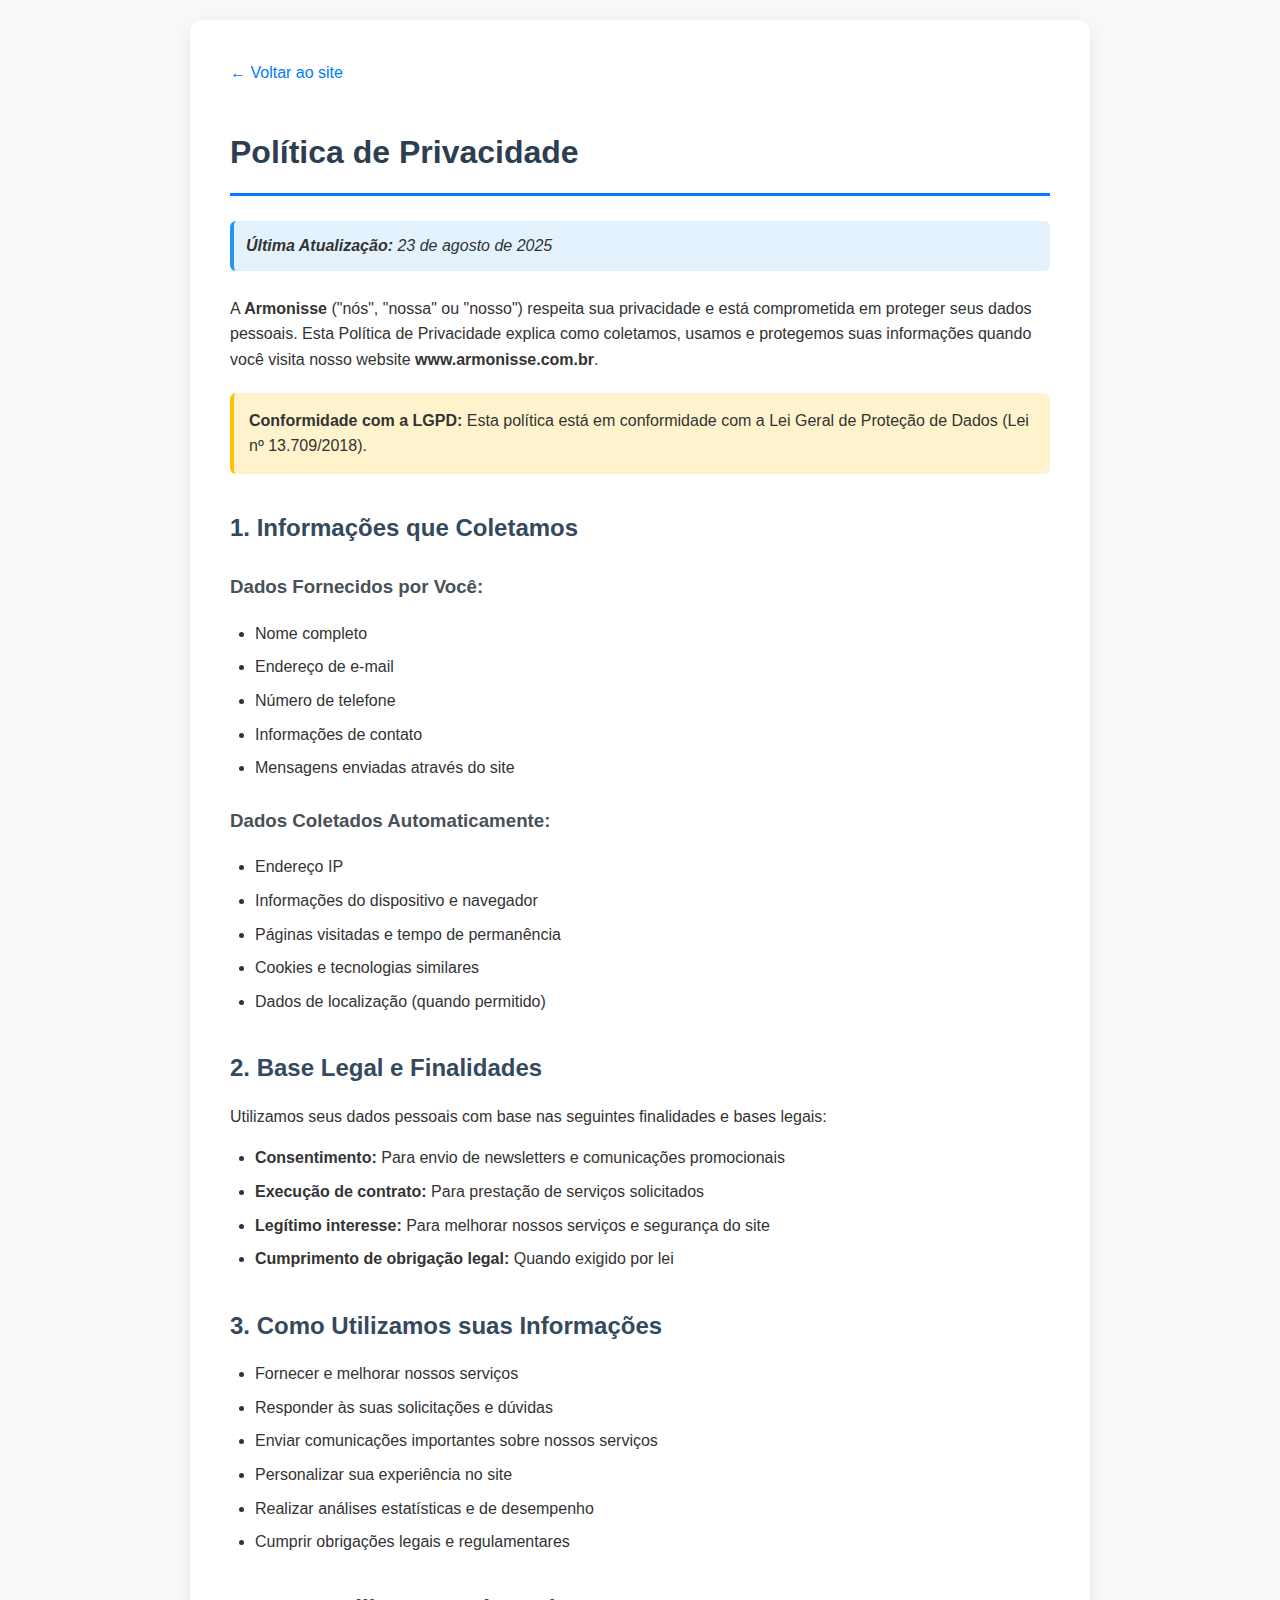
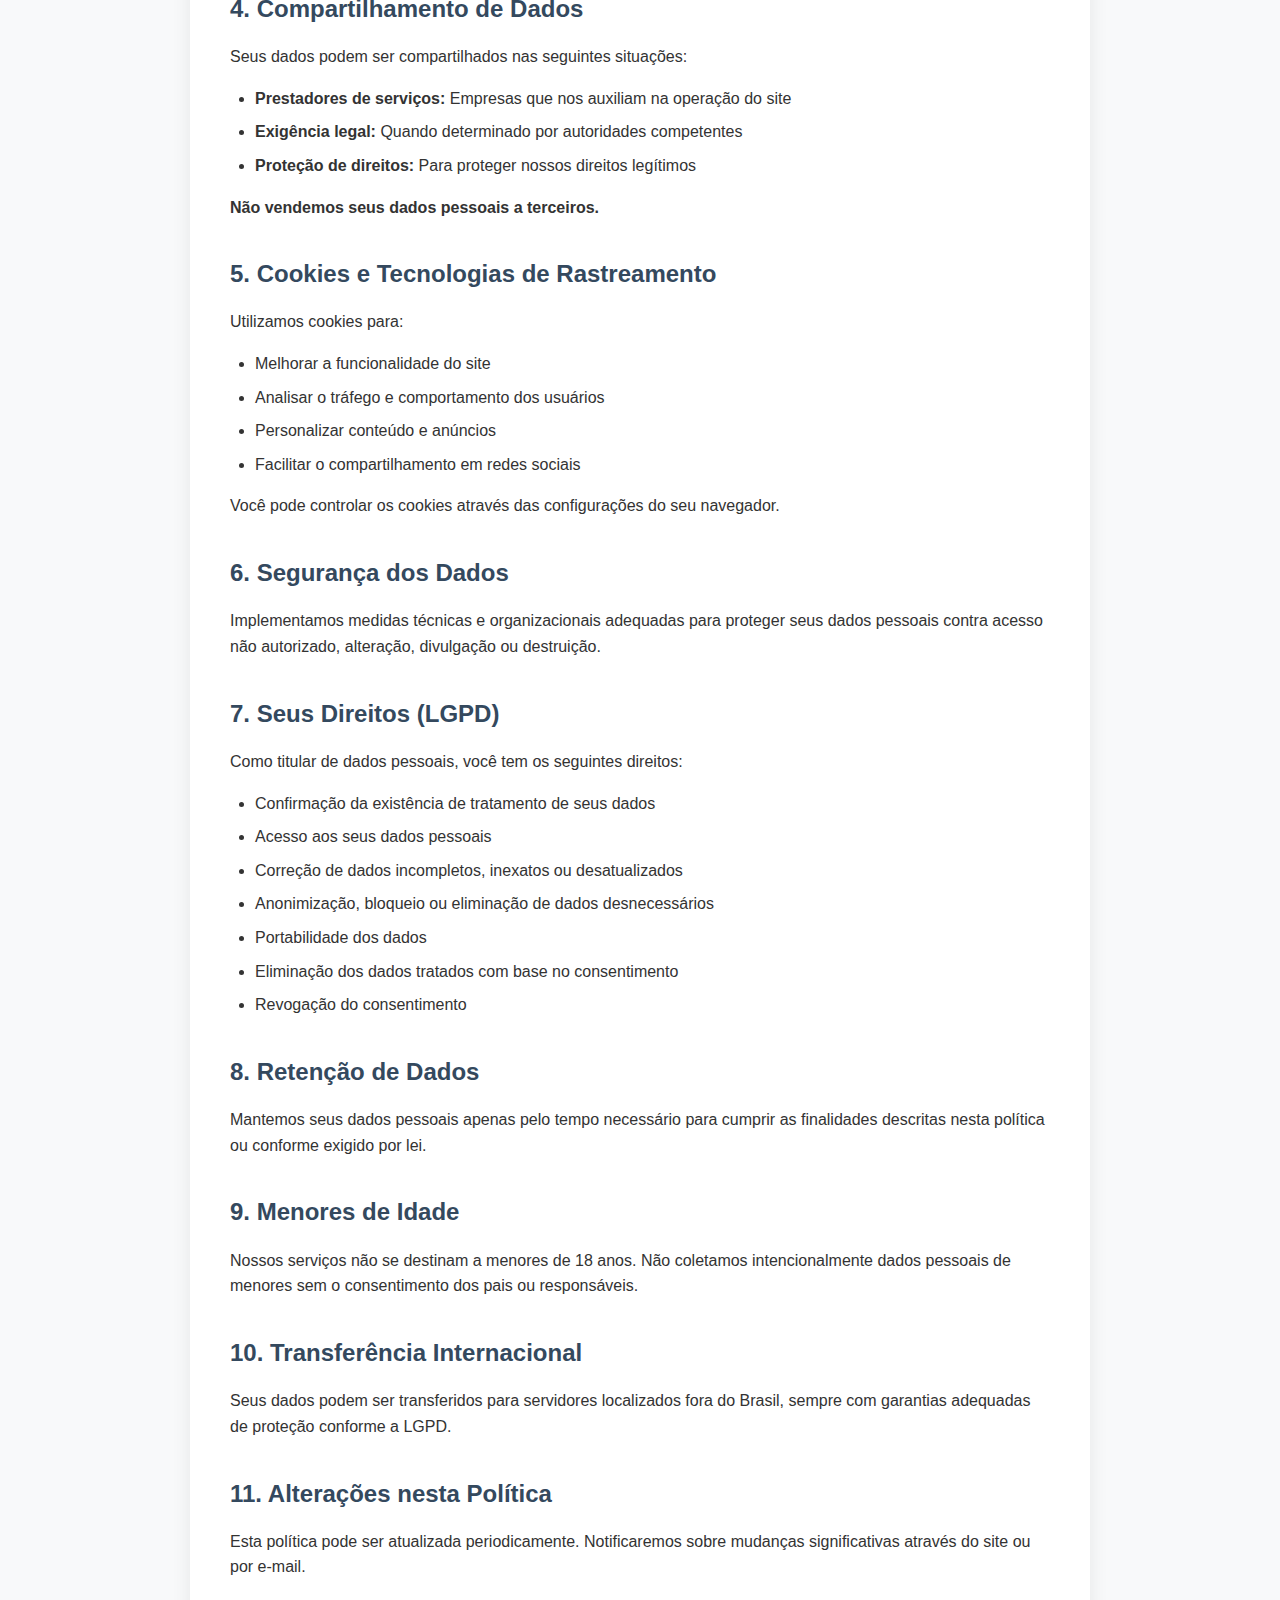
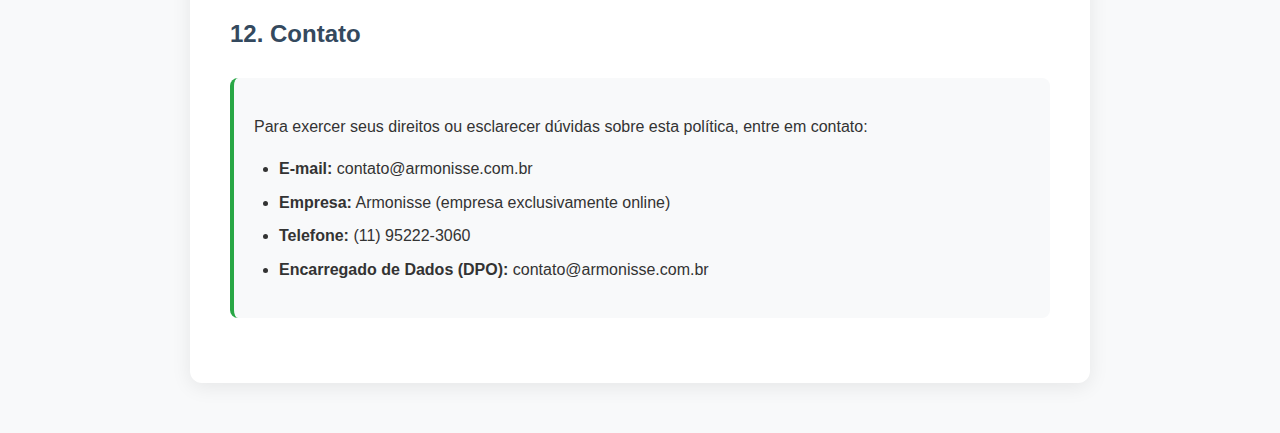
<file: syte/politica-privacidade.html>
<!DOCTYPE html>
<html lang="pt-BR">
<head>
    <meta charset="UTF-8">
    <meta name="viewport" content="width=device-width, initial-scale=1.0">
    <title>Política de Privacidade - Armonisse</title>
    <style>
        body {
            font-family: -apple-system, BlinkMacSystemFont, 'Segoe UI', Roboto, sans-serif;
            line-height: 1.6;
            max-width: 900px;
            margin: 0 auto;
            padding: 20px;
            color: #333;
            background-color: #f8f9fa;
        }
        .legal-container {
            background: white;
            padding: 40px;
            border-radius: 12px;
            box-shadow: 0 4px 20px rgba(0,0,0,0.08);
            margin-bottom: 30px;
        }
        h1 {
            color: #2c3e50;
            border-bottom: 3px solid #007bff;
            padding-bottom: 15px;
            margin-bottom: 25px;
        }
        h2 {
            color: #34495e;
            margin-top: 35px;
            margin-bottom: 15px;
        }
        h3 {
            color: #495057;
            margin-top: 25px;
        }
        .last-updated {
            background: #e3f2fd;
            padding: 12px;
            border-radius: 6px;
            margin-bottom: 25px;
            font-style: italic;
            border-left: 4px solid #2196f3;
        }
        .contact-info {
            background: #f8f9fa;
            padding: 20px;
            border-radius: 8px;
            border-left: 4px solid #28a745;
            margin: 25px 0;
        }
        .highlight {
            background: #fff3cd;
            padding: 15px;
            border-radius: 6px;
            border-left: 4px solid #ffc107;
            margin: 20px 0;
        }
        ul {
            padding-left: 25px;
        }
        li {
            margin-bottom: 8px;
        }
        .back-link {
            display: inline-block;
            margin-bottom: 20px;
            color: #007bff;
            text-decoration: none;
        }
        .back-link:hover {
            text-decoration: underline;
        }
    </style>
</head>
<body>
    <div class="legal-container">
        <a href="index.html" class="back-link">← Voltar ao site</a>
        
        <h1>Política de Privacidade</h1>
        
        <div class="last-updated">
            <strong>Última Atualização:</strong> 23 de agosto de 2025
        </div>

        <p>A <strong>Armonisse</strong> ("nós", "nossa" ou "nosso") respeita sua privacidade e está comprometida em proteger seus dados pessoais. Esta Política de Privacidade explica como coletamos, usamos e protegemos suas informações quando você visita nosso website <strong>www.armonisse.com.br</strong>.</p>

        <div class="highlight">
            <strong>Conformidade com a LGPD:</strong> Esta política está em conformidade com a Lei Geral de Proteção de Dados (Lei nº 13.709/2018).
        </div>

        <h2>1. Informações que Coletamos</h2>
        
        <h3>Dados Fornecidos por Você:</h3>
        <ul>
            <li>Nome completo</li>
            <li>Endereço de e-mail</li>
            <li>Número de telefone</li>
            <li>Informações de contato</li>
            <li>Mensagens enviadas através do site</li>
        </ul>

        <h3>Dados Coletados Automaticamente:</h3>
        <ul>
            <li>Endereço IP</li>
            <li>Informações do dispositivo e navegador</li>
            <li>Páginas visitadas e tempo de permanência</li>
            <li>Cookies e tecnologias similares</li>
            <li>Dados de localização (quando permitido)</li>
        </ul>

        <h2>2. Base Legal e Finalidades</h2>
        <p>Utilizamos seus dados pessoais com base nas seguintes finalidades e bases legais:</p>
        <ul>
            <li><strong>Consentimento:</strong> Para envio de newsletters e comunicações promocionais</li>
            <li><strong>Execução de contrato:</strong> Para prestação de serviços solicitados</li>
            <li><strong>Legítimo interesse:</strong> Para melhorar nossos serviços e segurança do site</li>
            <li><strong>Cumprimento de obrigação legal:</strong> Quando exigido por lei</li>
        </ul>

        <h2>3. Como Utilizamos suas Informações</h2>
        <ul>
            <li>Fornecer e melhorar nossos serviços</li>
            <li>Responder às suas solicitações e dúvidas</li>
            <li>Enviar comunicações importantes sobre nossos serviços</li>
            <li>Personalizar sua experiência no site</li>
            <li>Realizar análises estatísticas e de desempenho</li>
            <li>Cumprir obrigações legais e regulamentares</li>
        </ul>

        <h2>4. Compartilhamento de Dados</h2>
        <p>Seus dados podem ser compartilhados nas seguintes situações:</p>
        <ul>
            <li><strong>Prestadores de serviços:</strong> Empresas que nos auxiliam na operação do site</li>
            <li><strong>Exigência legal:</strong> Quando determinado por autoridades competentes</li>
            <li><strong>Proteção de direitos:</strong> Para proteger nossos direitos legítimos</li>
        </ul>
        <p><strong>Não vendemos seus dados pessoais a terceiros.</strong></p>

        <h2>5. Cookies e Tecnologias de Rastreamento</h2>
        <p>Utilizamos cookies para:</p>
        <ul>
            <li>Melhorar a funcionalidade do site</li>
            <li>Analisar o tráfego e comportamento dos usuários</li>
            <li>Personalizar conteúdo e anúncios</li>
            <li>Facilitar o compartilhamento em redes sociais</li>
        </ul>
        <p>Você pode controlar os cookies através das configurações do seu navegador.</p>

        <h2>6. Segurança dos Dados</h2>
        <p>Implementamos medidas técnicas e organizacionais adequadas para proteger seus dados pessoais contra acesso não autorizado, alteração, divulgação ou destruição.</p>

        <h2>7. Seus Direitos (LGPD)</h2>
        <p>Como titular de dados pessoais, você tem os seguintes direitos:</p>
        <ul>
            <li>Confirmação da existência de tratamento de seus dados</li>
            <li>Acesso aos seus dados pessoais</li>
            <li>Correção de dados incompletos, inexatos ou desatualizados</li>
            <li>Anonimização, bloqueio ou eliminação de dados desnecessários</li>
            <li>Portabilidade dos dados</li>
            <li>Eliminação dos dados tratados com base no consentimento</li>
            <li>Revogação do consentimento</li>
        </ul>

        <h2>8. Retenção de Dados</h2>
        <p>Mantemos seus dados pessoais apenas pelo tempo necessário para cumprir as finalidades descritas nesta política ou conforme exigido por lei.</p>

        <h2>9. Menores de Idade</h2>
        <p>Nossos serviços não se destinam a menores de 18 anos. Não coletamos intencionalmente dados pessoais de menores sem o consentimento dos pais ou responsáveis.</p>

        <h2>10. Transferência Internacional</h2>
        <p>Seus dados podem ser transferidos para servidores localizados fora do Brasil, sempre com garantias adequadas de proteção conforme a LGPD.</p>

        <h2>11. Alterações nesta Política</h2>
        <p>Esta política pode ser atualizada periodicamente. Notificaremos sobre mudanças significativas através do site ou por e-mail.</p>

        <h2>12. Contato</h2>
        <div class="contact-info">
            <p>Para exercer seus direitos ou esclarecer dúvidas sobre esta política, entre em contato:</p>
            <ul>
                <li><strong>E-mail:</strong> contato@armonisse.com.br</li>
                <li><strong>Empresa:</strong> Armonisse (empresa exclusivamente online)</li>
                <li><strong>Telefone:</strong> (11) 95222-3060</li>
                <li><strong>Encarregado de Dados (DPO):</strong> contato@armonisse.com.br</li>
            </ul>
        </div>
    </div>
</body>
</html>
</file>
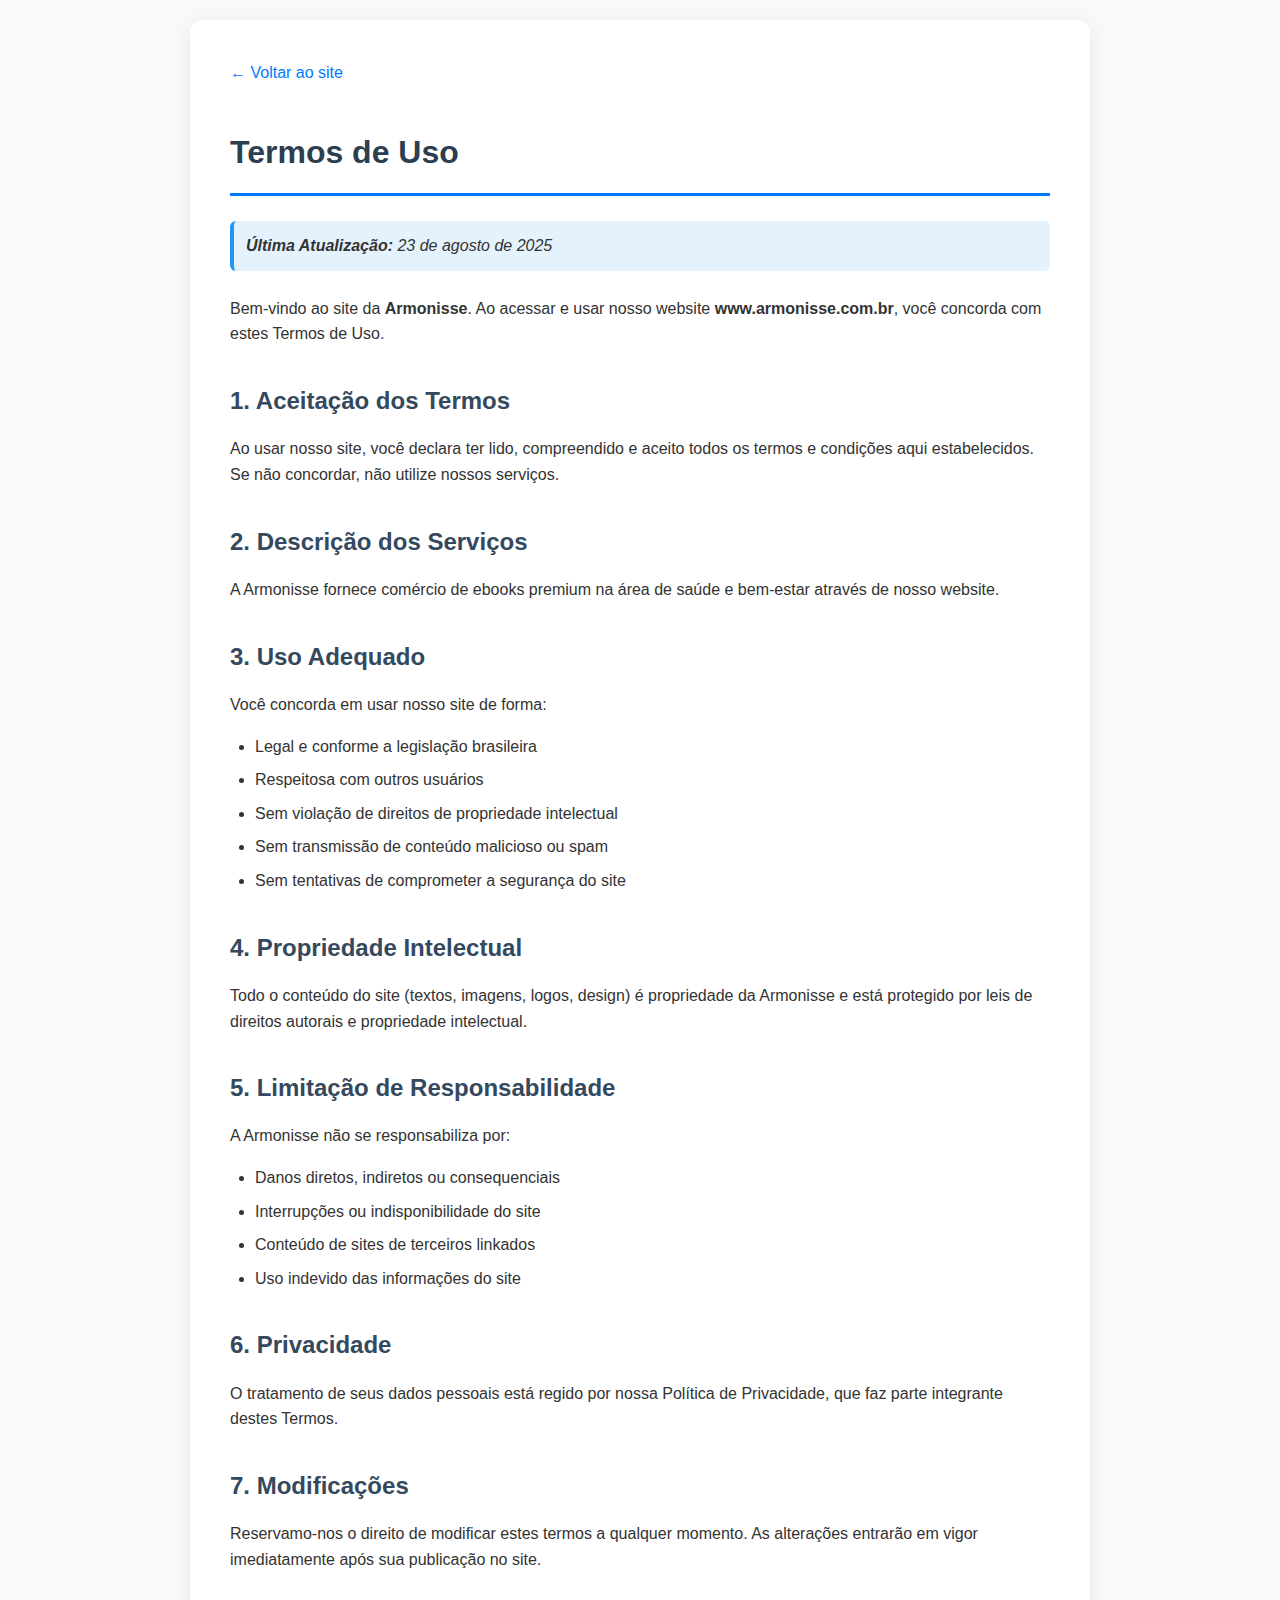
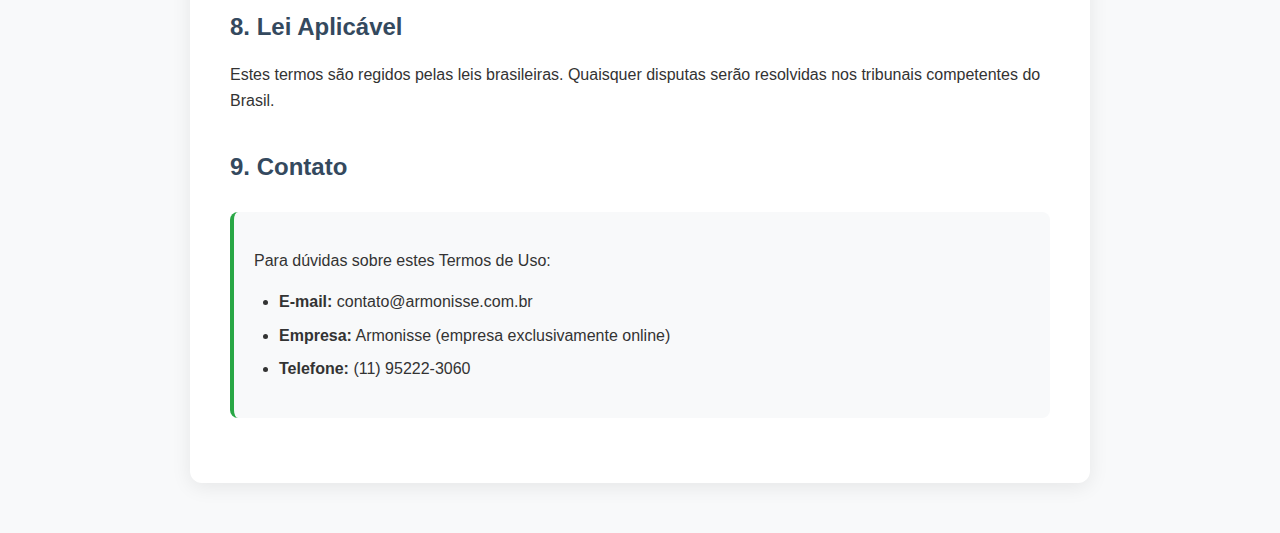
<file: syte/termos-uso.html>
<!DOCTYPE html>
<html lang="pt-BR">
<head>
    <meta charset="UTF-8">
    <meta name="viewport" content="width=device-width, initial-scale=1.0">
    <title>Termos de Uso - Armonisse</title>
    <style>
        body {
            font-family: -apple-system, BlinkMacSystemFont, 'Segoe UI', Roboto, sans-serif;
            line-height: 1.6;
            max-width: 900px;
            margin: 0 auto;
            padding: 20px;
            color: #333;
            background-color: #f8f9fa;
        }
        .legal-container {
            background: white;
            padding: 40px;
            border-radius: 12px;
            box-shadow: 0 4px 20px rgba(0,0,0,0.08);
            margin-bottom: 30px;
        }
        h1 {
            color: #2c3e50;
            border-bottom: 3px solid #007bff;
            padding-bottom: 15px;
            margin-bottom: 25px;
        }
        h2 {
            color: #34495e;
            margin-top: 35px;
            margin-bottom: 15px;
        }
        h3 {
            color: #495057;
            margin-top: 25px;
        }
        .last-updated {
            background: #e3f2fd;
            padding: 12px;
            border-radius: 6px;
            margin-bottom: 25px;
            font-style: italic;
            border-left: 4px solid #2196f3;
        }
        .contact-info {
            background: #f8f9fa;
            padding: 20px;
            border-radius: 8px;
            border-left: 4px solid #28a745;
            margin: 25px 0;
        }
        ul {
            padding-left: 25px;
        }
        li {
            margin-bottom: 8px;
        }
        .back-link {
            display: inline-block;
            margin-bottom: 20px;
            color: #007bff;
            text-decoration: none;
        }
        .back-link:hover {
            text-decoration: underline;
        }
    </style>
</head>
<body>
    <div class="legal-container">
        <a href="index.html" class="back-link">← Voltar ao site</a>
        
        <h1>Termos de Uso</h1>
        
        <div class="last-updated">
            <strong>Última Atualização:</strong> 23 de agosto de 2025
        </div>

        <p>Bem-vindo ao site da <strong>Armonisse</strong>. Ao acessar e usar nosso website <strong>www.armonisse.com.br</strong>, você concorda com estes Termos de Uso.</p>

        <h2>1. Aceitação dos Termos</h2>
        <p>Ao usar nosso site, você declara ter lido, compreendido e aceito todos os termos e condições aqui estabelecidos. Se não concordar, não utilize nossos serviços.</p>

        <h2>2. Descrição dos Serviços</h2>
        <p>A Armonisse fornece comércio de ebooks premium na área de saúde e bem-estar através de nosso website.</p>

        <h2>3. Uso Adequado</h2>
        <p>Você concorda em usar nosso site de forma:</p>
        <ul>
            <li>Legal e conforme a legislação brasileira</li>
            <li>Respeitosa com outros usuários</li>
            <li>Sem violação de direitos de propriedade intelectual</li>
            <li>Sem transmissão de conteúdo malicioso ou spam</li>
            <li>Sem tentativas de comprometer a segurança do site</li>
        </ul>

        <h2>4. Propriedade Intelectual</h2>
        <p>Todo o conteúdo do site (textos, imagens, logos, design) é propriedade da Armonisse e está protegido por leis de direitos autorais e propriedade intelectual.</p>

        <h2>5. Limitação de Responsabilidade</h2>
        <p>A Armonisse não se responsabiliza por:</p>
        <ul>
            <li>Danos diretos, indiretos ou consequenciais</li>
            <li>Interrupções ou indisponibilidade do site</li>
            <li>Conteúdo de sites de terceiros linkados</li>
            <li>Uso indevido das informações do site</li>
        </ul>

        <h2>6. Privacidade</h2>
        <p>O tratamento de seus dados pessoais está regido por nossa Política de Privacidade, que faz parte integrante destes Termos.</p>

        <h2>7. Modificações</h2>
        <p>Reservamo-nos o direito de modificar estes termos a qualquer momento. As alterações entrarão em vigor imediatamente após sua publicação no site.</p>

        <h2>8. Lei Aplicável</h2>
        <p>Estes termos são regidos pelas leis brasileiras. Quaisquer disputas serão resolvidas nos tribunais competentes do Brasil.</p>

        <h2>9. Contato</h2>
        <div class="contact-info">
            <p>Para dúvidas sobre estes Termos de Uso:</p>
            <ul>
                <li><strong>E-mail:</strong> contato@armonisse.com.br</li>
                <li><strong>Empresa:</strong> Armonisse (empresa exclusivamente online)</li>
                <li><strong>Telefone:</strong> (11) 95222-3060</li>
            </ul>
        </div>
    </div>
</body>
</html>
</file>
